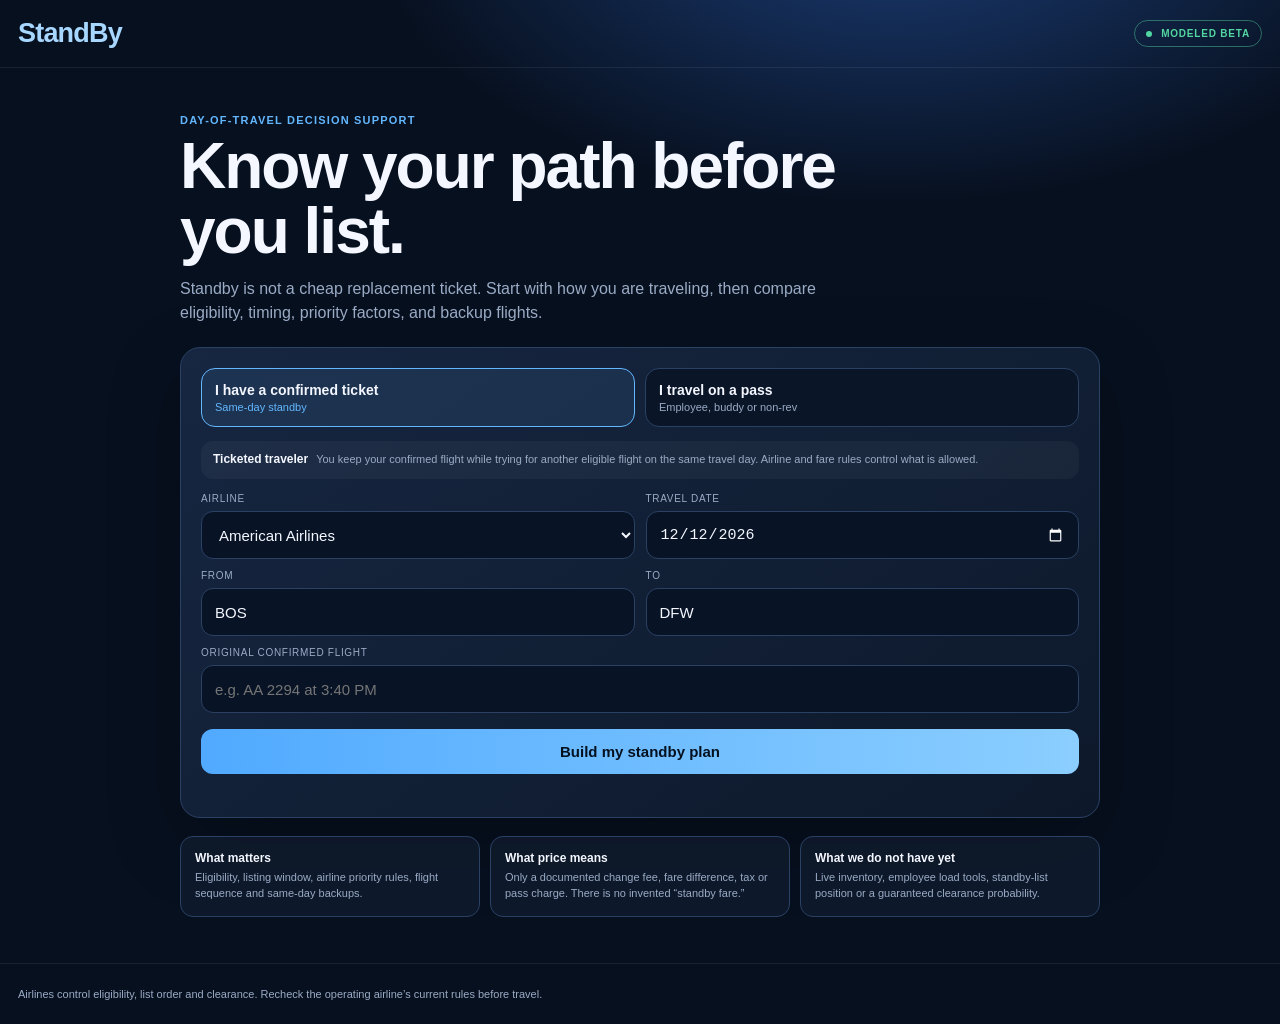
<file: index.html>
<!DOCTYPE html>
<html lang="en"><head><meta charset="utf-8"><meta name="viewport" content="width=device-width,initial-scale=1,viewport-fit=cover"><meta name="description" content="Plan a real same-day standby attempt without fake loads or fares."><title>StandBy - Plan your standby attempt</title><link rel="stylesheet" href="styles.css?v=20260916c"></head>
<body><header class="site-header"><a class="brand" href="#top">StandBy</a><span class="beta"><i></i> Modeled beta</span></header>
<main id="top" class="shell"><section class="hero"><p class="eyebrow">Day-of-travel decision support</p><h1>Know your path before you list.</h1><p>Standby is not a cheap replacement ticket. Start with how you are traveling, then compare eligibility, timing, priority factors, and backup flights.</p></section>
<section class="planner" aria-label="Standby planner"><div class="mode-picker"><button class="mode on" data-mode="ticketed"><b>I have a confirmed ticket</b><span>Same-day standby</span></button><button class="mode" data-mode="pass"><b>I travel on a pass</b><span>Employee, buddy or non-rev</span></button></div>
<div class="context" id="mode-note"><strong>Ticketed traveler</strong><span>You keep your confirmed flight while trying for another eligible flight on the same travel day. Airline and fare rules control what is allowed.</span></div>
<div class="form-grid"><label>Airline<select id="airline"><option>American Airlines</option><option>Delta Air Lines</option><option>Southwest Airlines</option><option>United Airlines</option><option>Other airline</option></select></label><label>Travel date<input id="depart" type="date"></label><label>From<input id="origin" value="BOS" maxlength="3"></label><label>To<input id="destination" value="DFW" maxlength="3"></label><label id="ticket-wrap" class="wide">Original confirmed flight<input id="confirmed" placeholder="e.g. AA 2294 at 3:40 PM"></label><label id="pass-wrap" class="wide" hidden>Pass relationship<select id="pass-type"><option>Employee / retiree</option><option>Registered companion</option><option>Buddy pass / guest</option><option>Interline / other pass</option></select></label></div>
<button id="compare" class="primary">Build my standby plan</button><p id="error" class="error"></p></section>
<section id="results" class="results" hidden aria-live="polite"><div class="results-head"><div><p class="eyebrow">Your standby plan</p><h2 id="route-title">BOS → DFW</h2><p id="summary"></p></div><span class="estimate-label">No live loads</span></div><div id="result-body"></div></section>
<section class="truth-strip"><article><b>What matters</b><span>Eligibility, listing window, airline priority rules, flight sequence and same-day backups.</span></article><article><b>What price means</b><span>Only a documented change fee, fare difference, tax or pass charge. There is no invented “standby fare.”</span></article><article><b>What we do not have yet</b><span>Live inventory, employee load tools, standby-list position or a guaranteed clearance probability.</span></article></section></main>
<footer>Airlines control eligibility, list order and clearance. Recheck the operating airline’s current rules before travel.</footer><script src="app.js?v=20260916c"></script></body></html>
</file>
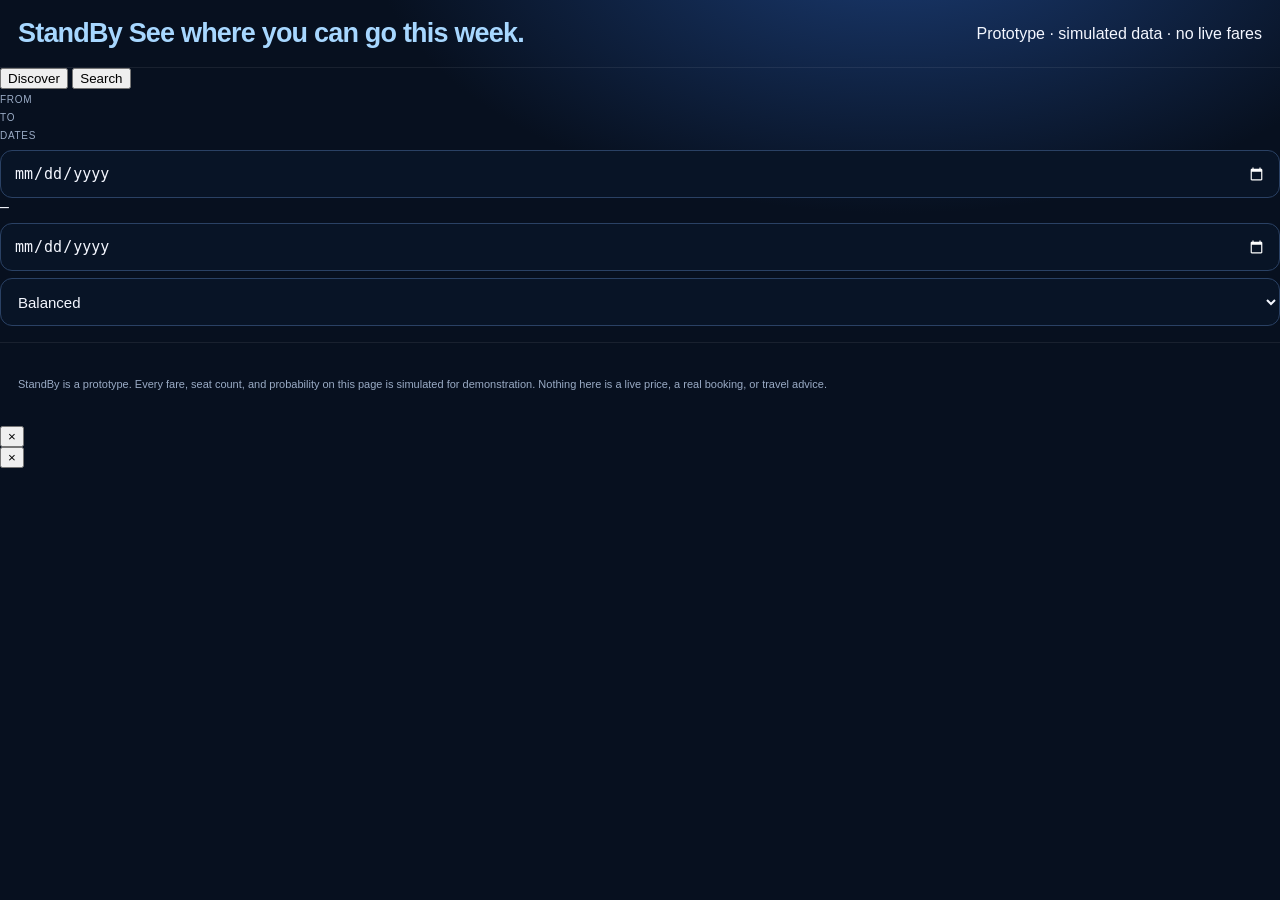
<file: 2-index.html>
<!DOCTYPE html>
<html lang="en">
<head>
<meta charset="utf-8">
<meta name="viewport" content="width=device-width, initial-scale=1">
<title>StandBy - See where you can go this week</title>
<link rel="stylesheet" href="styles.css">
</head>
<body>

<header class="site-header">
  <div class="brand">
    <span class="logo">StandBy</span>
    <span class="tagline">See where you can go this week.</span>
  </div>
  <span class="demo-badge">Prototype &middot; simulated data &middot; no live fares</span>
</header>

<nav class="tabs">
  <button id="tab-discover" class="tab" type="button">Discover</button>
  <button id="tab-search" class="tab" type="button">Search</button>
</nav>

<section class="controls">
  <div class="control-row">
    <label>From</label>
    <div id="origin-chips" class="chips"></div>
  </div>
  <div class="control-row" id="dest-row">
    <label>To</label>
    <div id="dest-chips" class="chips"></div>
  </div>
  <div class="control-row dates">
    <label>Dates</label>
    <input type="date" id="date-from">
    <span class="dash">&ndash;</span>
    <input type="date" id="date-to">
    <select id="priority" title="Ranking preference">
      <option value="balanced">Balanced</option>
      <option value="price">Price first</option>
      <option value="schedule">Schedule first</option>
    </select>
  </div>
</section>

<p id="results-note" class="results-note"></p>
<main id="results" class="grid"></main>

<footer class="site-footer">
  <p>StandBy is a prototype. Every fare, seat count, and probability on this page is
  simulated for demonstration. Nothing here is a live price, a real booking, or
  travel advice.</p>
</footer>

<div class="overlay" id="detail">
  <div class="sheet">
    <button class="close" type="button" aria-label="Close">&times;</button>
    <div id="detail-body"></div>
  </div>
</div>

<div class="overlay" id="booking">
  <div class="sheet">
    <button class="close" type="button" aria-label="Close">&times;</button>
    <div id="booking-body"></div>
  </div>
</div>

<script src="data.js"></script>
<script src="app.js"></script>
</body>
</html>
</file>
<file: styles.css>
:root{--bg:#07101f;--panel:#111d31;--panel2:#172742;--line:#2a4164;--text:#f4f7ff;--muted:#9aabc5;--blue:#63b7ff;--green:#52d5a1;--amber:#ffbe68;--red:#ff8888}*{box-sizing:border-box}html{scroll-behavior:smooth;overflow-x:hidden}body{margin:0;min-height:100vh;overflow-x:hidden;background:radial-gradient(850px 460px at 70% -8%,#1b3c74 0%,var(--bg) 62%);color:var(--text);font-family:-apple-system,BlinkMacSystemFont,"Segoe UI",Roboto,Arial,sans-serif}.site-header{height:68px;display:flex;align-items:center;justify-content:space-between;padding:0 max(18px,env(safe-area-inset-right)) 0 max(18px,env(safe-area-inset-left));border-bottom:1px solid #ffffff12}.brand{font-size:27px;font-weight:850;letter-spacing:-.8px;color:#a7d7ff;text-decoration:none}.beta{border:1px solid #52d5a173;color:var(--green);border-radius:999px;padding:7px 11px;font-size:10px;font-weight:800;text-transform:uppercase;letter-spacing:.8px;white-space:nowrap}.beta i{display:inline-block;width:6px;height:6px;background:var(--green);border-radius:50%;margin-right:6px}.shell{width:min(920px,calc(100% - 32px));margin:auto}.hero{max-width:720px;padding:46px 0 22px}.eyebrow{margin:0 0 8px;color:var(--blue);font-size:11px;font-weight:800;text-transform:uppercase;letter-spacing:1.2px}.hero h1{margin:0 0 12px;font-size:clamp(40px,6vw,64px);line-height:1.02;letter-spacing:-2px}.hero>p:last-child{margin:0;color:var(--muted);font-size:16px;line-height:1.52;max-width:650px}.planner,.results{background:linear-gradient(145deg,#172742f7,#0d192bf7);border:1px solid var(--line);border-radius:20px;padding:20px;box-shadow:0 24px 70px #0004}.mode-picker{display:grid;grid-template-columns:1fr 1fr;gap:10px}.mode{min-width:0;text-align:left;border:1px solid var(--line);background:#0a1628;color:var(--text);border-radius:14px;padding:13px}.mode b,.mode span{display:block}.mode b{font-size:14px}.mode span{color:var(--muted);font-size:11px;margin-top:3px}.mode.on{border-color:var(--blue);background:#63b7ff18}.mode.on span{color:var(--blue)}.context{display:flex;gap:8px;align-items:baseline;margin:14px 0;padding:11px 12px;background:#ffffff0a;border-radius:12px}.context strong{font-size:12px;white-space:nowrap}.context span{color:var(--muted);font-size:11px;line-height:1.45}.form-grid{display:grid;grid-template-columns:1fr 1fr;gap:11px}.wide{grid-column:1/-1}label{min-width:0;font-size:10px;color:var(--muted);text-transform:uppercase;letter-spacing:.7px}input,select{display:block;min-width:0;width:100%;height:48px;margin-top:7px;background:#081426;border:1px solid var(--line);border-radius:12px;padding:0 13px;color:var(--text);font-size:15px;color-scheme:dark}.primary{width:100%;margin-top:16px;padding:14px;border:0;border-radius:12px;background:linear-gradient(90deg,#51aaff,#8bceff);color:#04101e;font-size:15px;font-weight:850}.error{min-height:15px;margin:8px 2px 0;color:var(--red);font-size:12px}.results{margin-top:18px}.results-head{display:flex;justify-content:space-between;gap:16px;align-items:flex-start}.results h2{margin:0;font-size:27px}.results-head p:last-child{margin:5px 0 0;color:var(--muted);font-size:12px}.estimate-label{flex:none;color:var(--amber);border:1px solid #ffbe6855;background:#ffbe6815;border-radius:999px;padding:7px 9px;font-size:9px;font-weight:800;text-transform:uppercase}.plan-grid{display:grid;grid-template-columns:1fr 1fr;gap:10px;margin-top:15px}.plan-card{background:#091629;border:1px solid var(--line);border-radius:14px;padding:14px}.plan-card.full{grid-column:1/-1}.plan-card h3{margin:0 0 7px;font-size:14px}.plan-card p,.plan-card li{color:var(--muted);font-size:12px;line-height:1.48}.plan-card p{margin:0}.plan-card ul{margin:0;padding-left:18px}.plan-card li+li{margin-top:5px}.status{display:inline-block;margin-bottom:7px;padding:5px 8px;border-radius:99px;background:#52d5a11a;color:var(--green);font-size:9px;font-weight:800;text-transform:uppercase}.warning{color:var(--amber)!important}.policy-link{display:inline-block;margin-top:10px;color:#06111e;background:#b9ddff;text-decoration:none;border-radius:9px;padding:9px 11px;font-size:11px;font-weight:850}.truth-strip{display:grid;grid-template-columns:repeat(3,1fr);gap:10px;margin:18px 0 46px}.truth-strip article{border:1px solid var(--line);border-radius:13px;padding:14px;background:#111d31aa}.truth-strip b{display:block;font-size:12px;margin-bottom:5px}.truth-strip span{display:block;color:var(--muted);font-size:11px;line-height:1.45}footer{border-top:1px solid #ffffff12;padding:22px max(18px,env(safe-area-inset-right)) 22px max(18px,env(safe-area-inset-left));color:var(--muted);font-size:11px;line-height:1.5}
@media(max-width:600px){.site-header{height:60px}.brand{font-size:23px}.beta{font-size:9px;padding:6px 9px}.shell{width:calc(100% - 24px)}.hero{padding:27px 2px 16px}.hero h1{font-size:37px;letter-spacing:-1.5px}.hero>p:last-child{font-size:13px;line-height:1.48}.planner,.results{padding:14px;border-radius:16px}.mode-picker{gap:7px}.mode{padding:11px 10px}.mode b{font-size:12px}.context{display:block;margin:11px 0}.context strong{display:block;margin-bottom:4px}.form-grid{gap:9px}.form-grid label{grid-column:1/-1}input,select{height:44px;margin-top:5px;font-size:15px}.primary{margin-top:13px;padding:13px}.results-head{display:block}.estimate-label{margin-top:9px}.results h2{font-size:24px}.plan-grid{grid-template-columns:1fr;gap:8px}.plan-card,.plan-card.full{grid-column:1;padding:12px}.truth-strip{grid-template-columns:1fr;gap:8px;margin-bottom:34px}.truth-strip article{padding:12px}}
</file>
